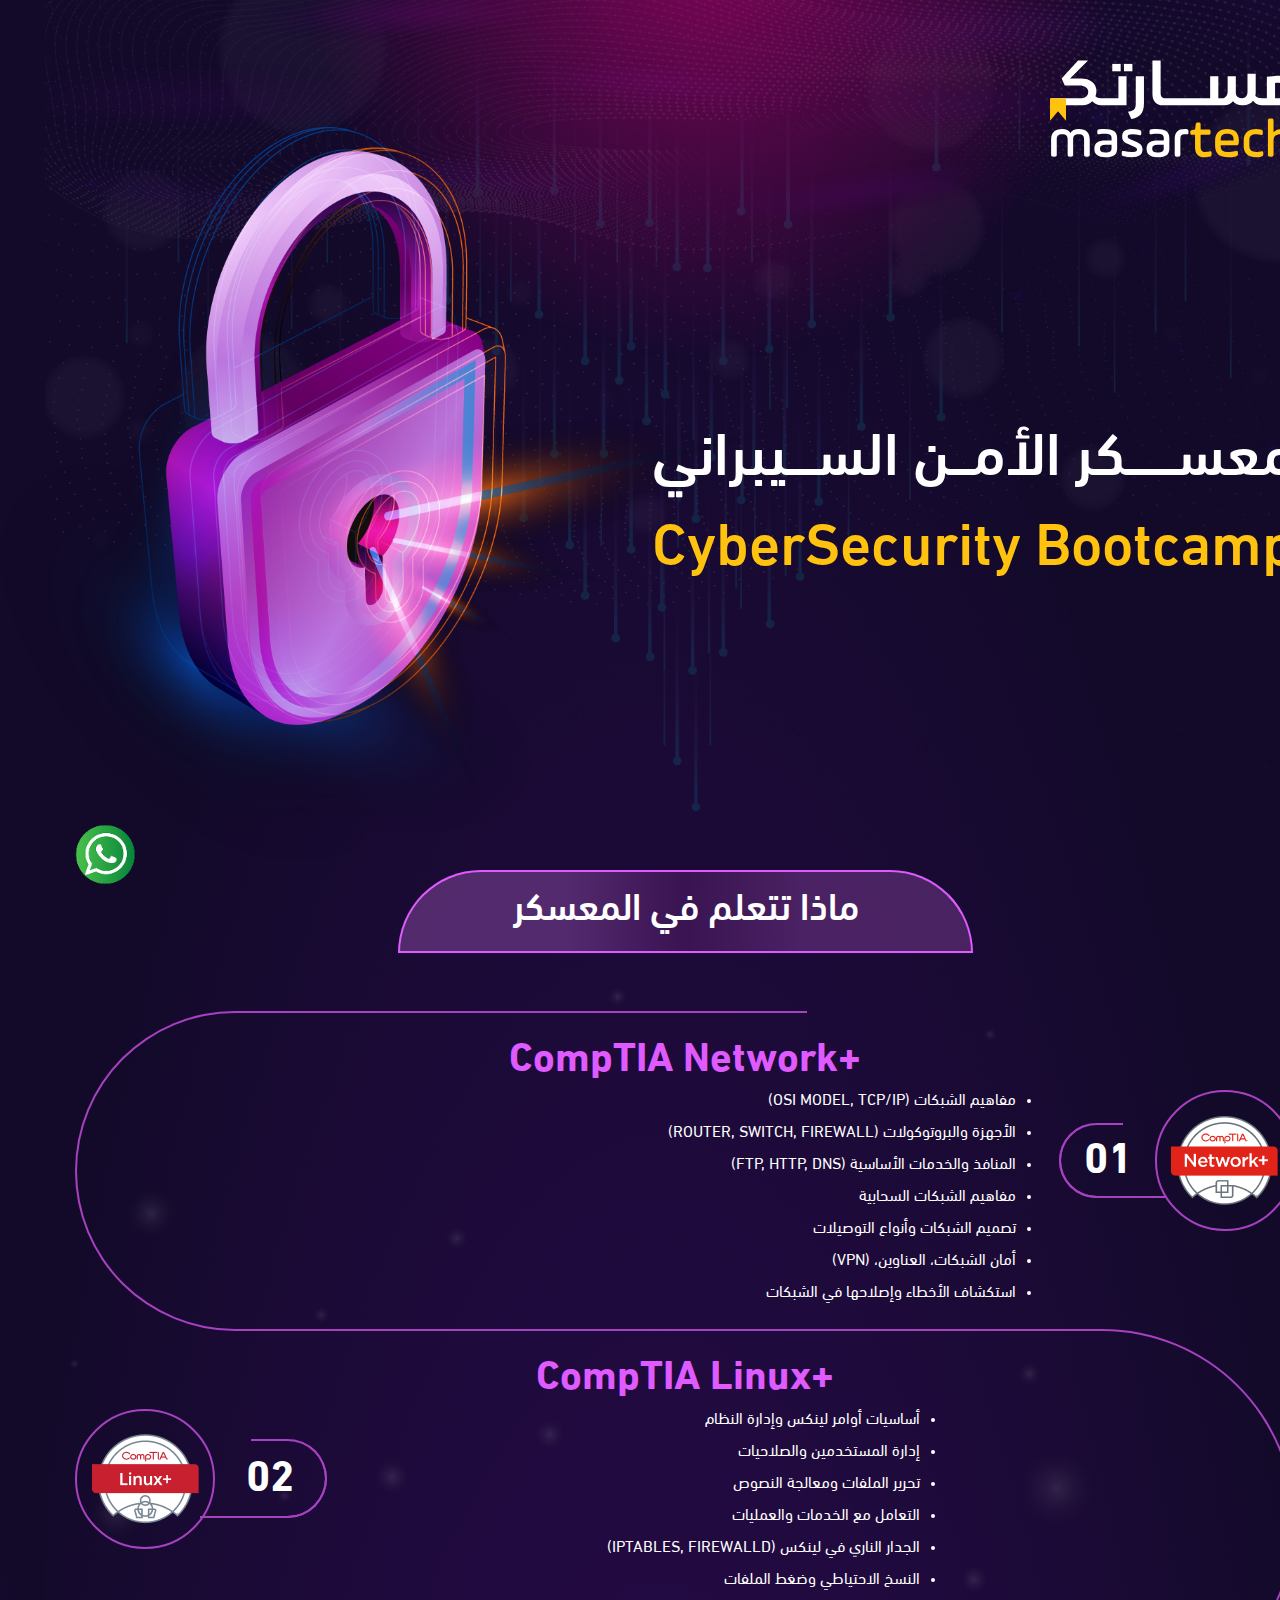
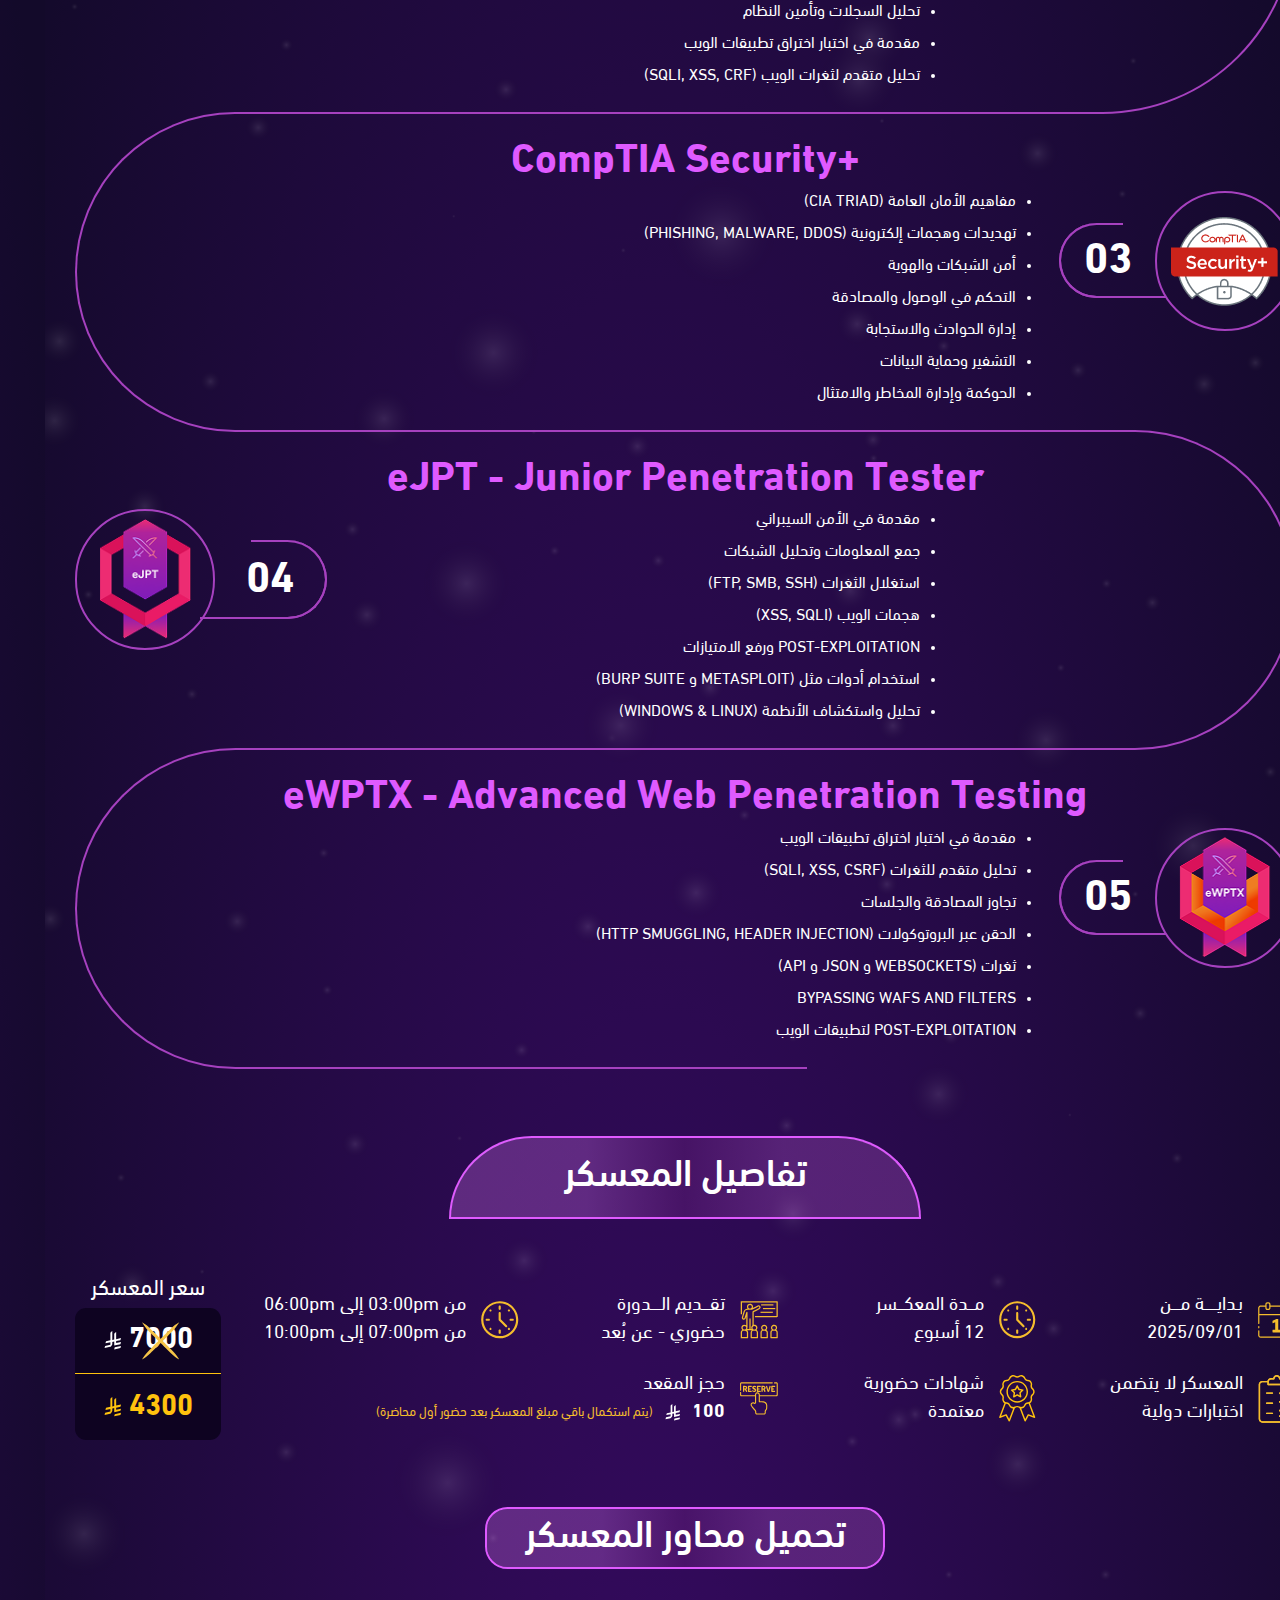
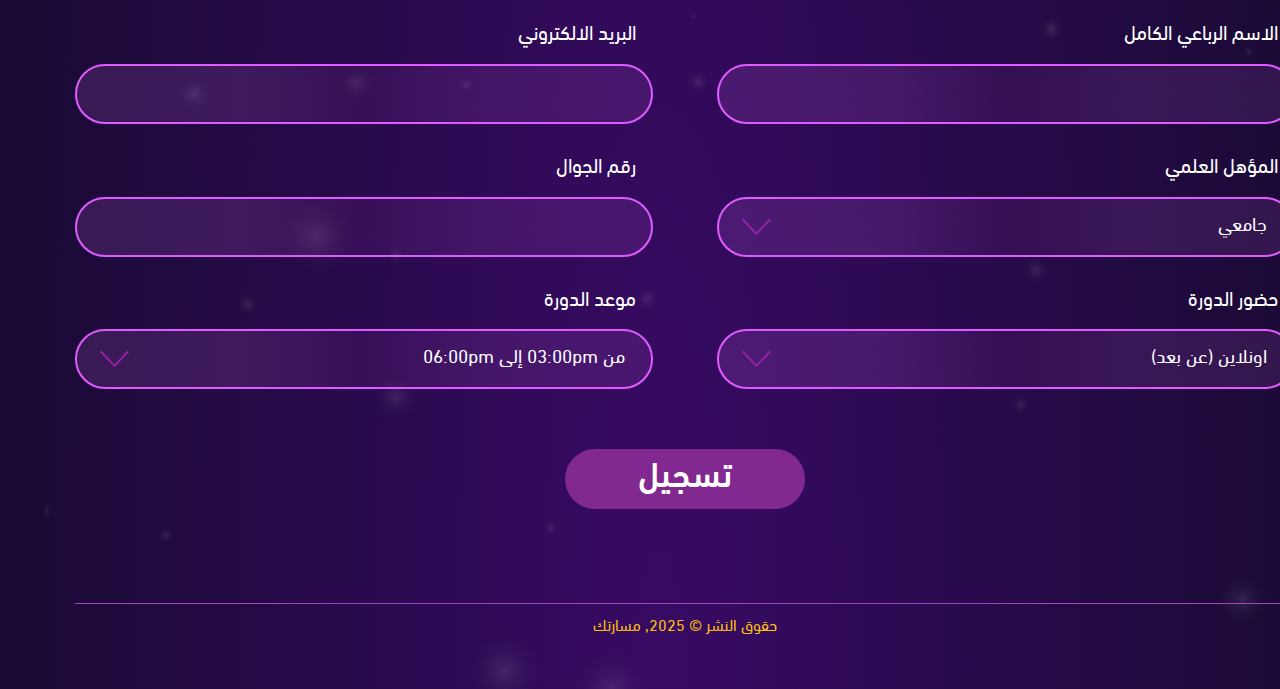
<file: index.html>
<!DOCTYPE html>
<html dir="rtl" lang="ar">
  <head>
    <meta charset="UTF-8" />
    <meta
      name="viewport"
      content="width=device-width, initial-scale=1, shrink-to-fit=no, user-scalable=no"
    />
    <title>MASARTECH | Landnig Page</title>
    <link rel="shortcut icon" type="img/png" href="images/favicon.png" />
    <link rel="stylesheet" href="css/main.css" />
  </head>

  <body>
    <div class="circle-pattern">
      <img loading="lazy" src="images/bg/circle.png" class="img-cover" />
    </div>
    <div class="top-pattern">
      <img loading="lazy" src="images/bg/top.png" class="img-cover" />
    </div>
    <div class="stars-pattern">
      <img loading="lazy" src="images/bg/stars.png" class="img-cover" />
    </div>
    <div class="content">
      <!-- Start Header -->
      <header>
        <div class="container">
          <div class="logo">
            <img src="images/logo.svg" alt="logo" class="img-contain" />
          </div>
        </div>
      </header>
      <!-- End Header -->

      <!-- Start Main -->
      <main>
        <div class="container">
          <div class="main-content">
            <h1 class="main-title">
              ﻣﻌﺴـــــــﻜﺮ اﻷﻣـــﻦ اﻟﺴــــﻴﺒﺮاﻧﻲ
              <span>CyberSecurity Bootcamp</span>
            </h1>
            <div class="main-img">
              <div class="img-holder">
                <img
                  loading="lazy"
                  src="images/main.png"
                  alt="main"
                  class="img-contain"
                />
              </div>
            </div>
          </div>
        </div>
      </main>
      <!-- End Main -->

      <!-- Start Items -->
      <section class="items-section">
        <div class="container">
          <h2 class="section-title">ﻣﺎذا ﺗﺘﻌﻠﻢ ﻓﻲ اﻟﻤﻌﺴﻜﺮ</h2>
          <div class="items-list">
            <div class="feature-item">
              <h3 class="item-title">CompTIA Network+</h3>
              <div class="item-body">
                <div class="item-head">
                  <div class="item-img">
                    <img
                      loading="lazy"
                      src="images/items/1.png"
                      alt="item"
                      class="img-contain"
                    />
                  </div>
                  <span class="item-number">01</span>
                </div>
                <div class="item-desc">
                  <ul>
                    <li>مفاهيم الشبكات (OSI MODEL, TCP/IP)</li>
                    <li>الأجهزة والبروتوكولات (ROUTER, SWITCH, FIREWALL)</li>
                    <li>المنافذ والخدمات الأساسية (FTP, HTTP, DNS)</li>
                    <li>مفاهيم الشبكات السحابية</li>
                    <li>تصميم الشبكات وأنواع التوصيلات</li>
                    <li>أمان الشبكات، العناوين، (VPN)</li>
                    <li>استكشاف الأخطاء وإصلاحها في الشبكات</li>
                  </ul>
                </div>
              </div>
            </div>

            <div class="feature-item">
              <h3 class="item-title">CompTIA Linux+</h3>
              <div class="item-body">
                <div class="item-head">
                  <div class="item-img">
                    <img
                      loading="lazy"
                      src="images/items/2.png"
                      alt="item"
                      class="img-contain"
                    />
                  </div>
                  <span class="item-number">02</span>
                </div>
                <div class="item-desc">
                  <ul>
                    <li>أساسيات أوامر لينكس وإدارة النظام</li>
                    <li>إدارة المستخدمين والصلاحيات</li>
                    <li>تحرير الملفات ومعالجة النصوص</li>
                    <li>التعامل مع الخدمات والعمليات</li>
                    <li>الجدار الناري في لينكس (IPTABLES, FIREWALLD)</li>
                    <li>النسخ الاحتياطي وضغط الملفات</li>
                    <li>تحليل السجلات وتأمين النظام</li>
                    <li>مقدمة في اختبار اختراق تطبيقات الويب</li>
                    <li>تحليل متقدم لثغرات الويب (SQLI, XSS, CRF)</li>
                  </ul>
                </div>
              </div>
            </div>

            <div class="feature-item">
              <h3 class="item-title">CompTIA Security+</h3>
              <div class="item-body">
                <div class="item-head">
                  <div class="item-img">
                    <img
                      loading="lazy"
                      src="images/items/3.png"
                      alt="item"
                      class="img-contain"
                    />
                  </div>
                  <span class="item-number">03</span>
                </div>
                <div class="item-desc">
                  <ul>
                    <li>مفاهيم الأمان العامة (CIA TRIAD)</li>
                    <li>تهديدات وهجمات إلكترونية (PHISHING, MALWARE, DDOS)</li>
                    <li>أمن الشبكات والهوية</li>
                    <li>التحكم في الوصول والمصادقة</li>
                    <li>إدارة الحوادث والاستجابة</li>
                    <li>التشفير وحماية البيانات</li>
                    <li>الحوكمة وإدارة المخاطر والامتثال</li>
                  </ul>
                </div>
              </div>
            </div>

            <div class="feature-item">
              <h3 class="item-title">eJPT - Junior Penetration Tester</h3>
              <div class="item-body">
                <div class="item-head">
                  <div class="item-img">
                    <img
                      loading="lazy"
                      src="images/items/4.png"
                      alt="item"
                      class="img-contain"
                    />
                  </div>
                  <span class="item-number">04</span>
                </div>
                <div class="item-desc">
                  <ul>
                    <li>مقدمة في الأمن السيبراني</li>
                    <li>جمع المعلومات وتحليل الشبكات</li>
                    <li>استغلال الثغرات (FTP, SMB, SSH)</li>
                    <li>هجمات الويب (XSS, SQLI)</li>
                    <li>POST-EXPLOITATION ورفع الامتيازات</li>
                    <li>استخدام أدوات مثل (METASPLOIT و BURP SUITE)</li>
                    <li>تحليل واستكشاف الأنظمة (WINDOWS & LINUX)</li>
                  </ul>
                </div>
              </div>
            </div>

            <div class="feature-item">
              <h3 class="item-title">
                eWPTX - Advanced Web Penetration Testing
              </h3>
              <div class="item-body">
                <div class="item-head">
                  <div class="item-img">
                    <img
                      loading="lazy"
                      src="images/items/5.png"
                      alt="item"
                      class="img-contain"
                    />
                  </div>
                  <span class="item-number">05</span>
                </div>
                <div class="item-desc">
                  <ul>
                    <li>مقدمة في اختبار اختراق تطبيقات الويب</li>
                    <li>تحليل متقدم للثغرات (SQLI, XSS, CSRF)</li>
                    <li>تجاوز المصادقة والجلسات</li>
                    <li>
                      الحقن عبر البروتوكولات (HTTP SMUGGLING, HEADER INJECTION)
                    </li>
                    <li>ثغرات (WEBSOCKETS و JSON و API)</li>
                    <li>BYPASSING WAFS AND FILTERS</li>
                    <li>POST-EXPLOITATION لتطبيقات الويب</li>
                  </ul>
                </div>
              </div>
            </div>
          </div>
        </div>
      </section>
      <!-- End Items -->

      <!-- Start Details -->
      <section class="details-section">
        <div class="container">
          <h2 class="section-title">ﺗﻔﺎﺻﻴﻞ اﻟﻤﻌﺴﻜﺮ</h2>
          <div class="details-content">
            <div class="details-items">
              <div class="details-line">
                <div class="details-item">
                  <span class="item-icon">
                    <img
                      loading="lazy"
                      src="images/icons/calendar.svg"
                      alt="icon"
                      class="img-contain"
                    />
                  </span>
                  <p class="item-title">
                    ﺑـﺪﺍﻳــــــﺔ ﻣــــﻦ<br />
                    2025/09/01
                  </p>
                </div>

                <div class="details-item">
                  <span class="item-icon">
                    <img
                      loading="lazy"
                      src="images/icons/clock.svg"
                      alt="icon"
                      class="img-contain"
                    />
                  </span>
                  <p class="item-title">
                    ﻣـــﺪﺓ ﺍﻟﻤﻌﻜـــﺴﺮ<br />
                    12 أسبوع
                  </p>
                </div>

                <div class="details-item">
                  <span class="item-icon">
                    <img
                      loading="lazy"
                      src="images/icons/course.svg"
                      alt="icon"
                      class="img-contain"
                    />
                  </span>
                  <p class="item-title">
                    ﺗﻘــــﺪﻳﻢ ﺍﻟـــــﺪﻭﺭﺓ<br />
                    حضوري - عن بُعد
                  </p>
                </div>

                <div class="details-item time">
                  <span class="item-icon">
                    <img
                      loading="lazy"
                      src="images/icons/clock.svg"
                      alt="icon"
                      class="img-contain"
                    />
                  </span>
                  <p class="item-title">
                    من 03:00pm إلى 06:00pm<br />
                    من 07:00pm إلى 10:00pm
                  </p>
                </div>
              </div>

              <div class="details-line">
                <div class="details-item">
                  <span class="item-icon">
                    <img
                      loading="lazy"
                      src="images/icons/list.svg"
                      alt="icon"
                      class="img-contain"
                    />
                  </span>
                  <p class="item-title">
                    المعسكر لا يتضمن<br />
                    اختبارات دولية
                  </p>
                </div>

                <div class="details-item">
                  <span class="item-icon">
                    <img
                      loading="lazy"
                      src="images/icons/medal.svg"
                      alt="icon"
                      class="img-contain"
                    />
                  </span>
                  <p class="item-title">
                    شهادات حضورية<br />
                    معتمدة
                  </p>
                </div>

                <div class="details-item reserve">
                  <span class="item-icon">
                    <img
                      loading="lazy"
                      src="images/icons/reserve.svg"
                      alt="icon"
                      class="img-contain"
                    />
                  </span>
                  <p class="item-title">
                    حجز المقعد<br />
                    <span>
                      <strong>100</strong>
                      <img src="images/icons/sar.svg" alt="currency" />
                      <small>
                        (يتم استكمال باقي مبلغ المعسكر بعد حضور أول محاضرة)
                      </small>
                    </span>
                  </p>
                </div>
              </div>
            </div>

            <div class="details-price">
              <h4 class="price-title">سعر المعسكر</h4>
              <div class="price-card">
                <span class="old-price">
                  <del>7000</del>
                  <img src="images/icons/sar.svg" alt="currency" />
                </span>
                <span class="current-price">
                  <strong>4300</strong>
                  <img src="images/icons/sar.svg" alt="currency" />
                </span>
              </div>
            </div>
          </div>
        </div>
      </section>

      <!-- End Details -->

      <!-- Start Form -->
      <section class="form-section">
        <div class="container">
          <a
            href="#!"
            download
            class="download-btn section-title"
            target="_blank"
          >
            ﺗﺤﻤﻴﻞ ﻣﺤﺎور اﻟﻤﻌﺴﻜﺮ
          </a>
          <form class="contact-form">
            <div class="form-grid">
              <div class="form-group">
                <label class="form-label"> اﻻﺳﻢ اﻟﺮﺑﺎﻋﻲ اﻟﻜﺎﻣﻞ </label>
                <div class="input-content">
                  <input type="text" class="form-control" name="name" />
                </div>
              </div>
              <div class="form-group">
                <label class="form-label"> اﻟﺒﺮﻳﺪ اﻻﻟﻜﺘﺮوﻧﻲ </label>
                <div class="input-content">
                  <input type="email" class="form-control" name="email" />
                </div>
              </div>
              <div class="form-group">
                <label class="form-label"> اﻟﻤﺆﻫﻞ اﻟﻌﻠﻤﻲ </label>
                <div class="input-content">
                  <select class="form-control" name="education">
                    <option value="جامعي">جامعي</option>
                    <option value="ﺛﺎﻧﻮي">ﺛﺎﻧﻮي</option>
                    <option value="دبلوم">دبلوم</option>
                  </select>
                </div>
              </div>
              <div class="form-group">
                <label class="form-label"> رﻗﻢ اﻟﺠﻮال </label>
                <div class="input-content">
                  <input type="tel" class="form-control" name="telephone" />
                </div>
              </div>
              <div class="form-group">
                <label class="form-label"> ﺣﻀﻮر اﻟﺪورة </label>
                <div class="input-content">
                  <select class="form-control" name="mode">
                    <option value="اوﻧﻼﻳﻦ (ﻋﻦ ﺑﻌﺪ)">اوﻧﻼﻳﻦ (ﻋﻦ ﺑﻌﺪ)</option>
                    <option value="حضوري">حضوري</option>
                  </select>
                </div>
              </div>
              <div class="form-group">
                <label class="form-label">موعد الدورة</label>
                <div class="input-content">
                  <select class="form-control" name="time">
                    <option value="من 03:00pm إلى 06:00pm">
                      من 03:00pm إلى 06:00pm
                    </option>
                    <option value="من 07:00pm إلى 10:00pm">
                      من 07:00pm إلى 10:00pm
                    </option>
                  </select>
                </div>
              </div>
            </div>
            <button type="button" class="submit-btn" id="openModalBtn">
              ﺗﺴﺠﻴﻞ
            </button>
          </form>
        </div>
      </section>
      <!-- End Form -->

      <!-- Start Footer -->
      <footer>
        <div class="container">
          <p class="copytights">ﺣﻘﻮق اﻟﻨﺸﺮ © 2025, مسارتك</p>
        </div>
      </footer>
      <a href="#!" target="_blank" class="float-whats">
        <img src="images/whats.png" class="img-contain" />
      </a>
      <!-- End Footer -->
    </div>

    <div id="successModal" class="modal">
      <div class="modal-overlay"></div>
      <div class="modal-content">
        <span class="closeBtn"
          ><img loading="lazy" src="images/close.svg" alt=""
        /></span>
        <div class="modal-body">
          <div class="modal-icon">
            <img
              loading="lazy"
              src="images/success.svg"
              alt="success"
              class="img-contain"
            />
          </div>
          <h2 class="modal-title">تم تسجيل طلبك بنجاح</h2>
          <p class="modal-desc">سنقوم بالتواصل معك في أقرب وقت ممكن</p>
          <button type="button" class="modal-btn">عودة</button>
        </div>
      </div>
    </div>

    <script>
      const modal = document.getElementById("successModal");
      const openBtn = document.getElementById("openModalBtn");
      const closeBtn = document.querySelector(".closeBtn");
      const backBtn = document.querySelector(".modal-btn");
      const overlay = document.querySelector(".modal-overlay");

      const openModal = () => {
        modal.classList.add("active");
      };

      const closeModal = () => {
        modal.classList.remove("active");
      };

      openBtn.onclick = openModal;
      closeBtn.onclick = closeModal;
      backBtn.onclick = closeModal;
      overlay.onclick = closeModal;
    </script>

  </body>
</html>
</file>
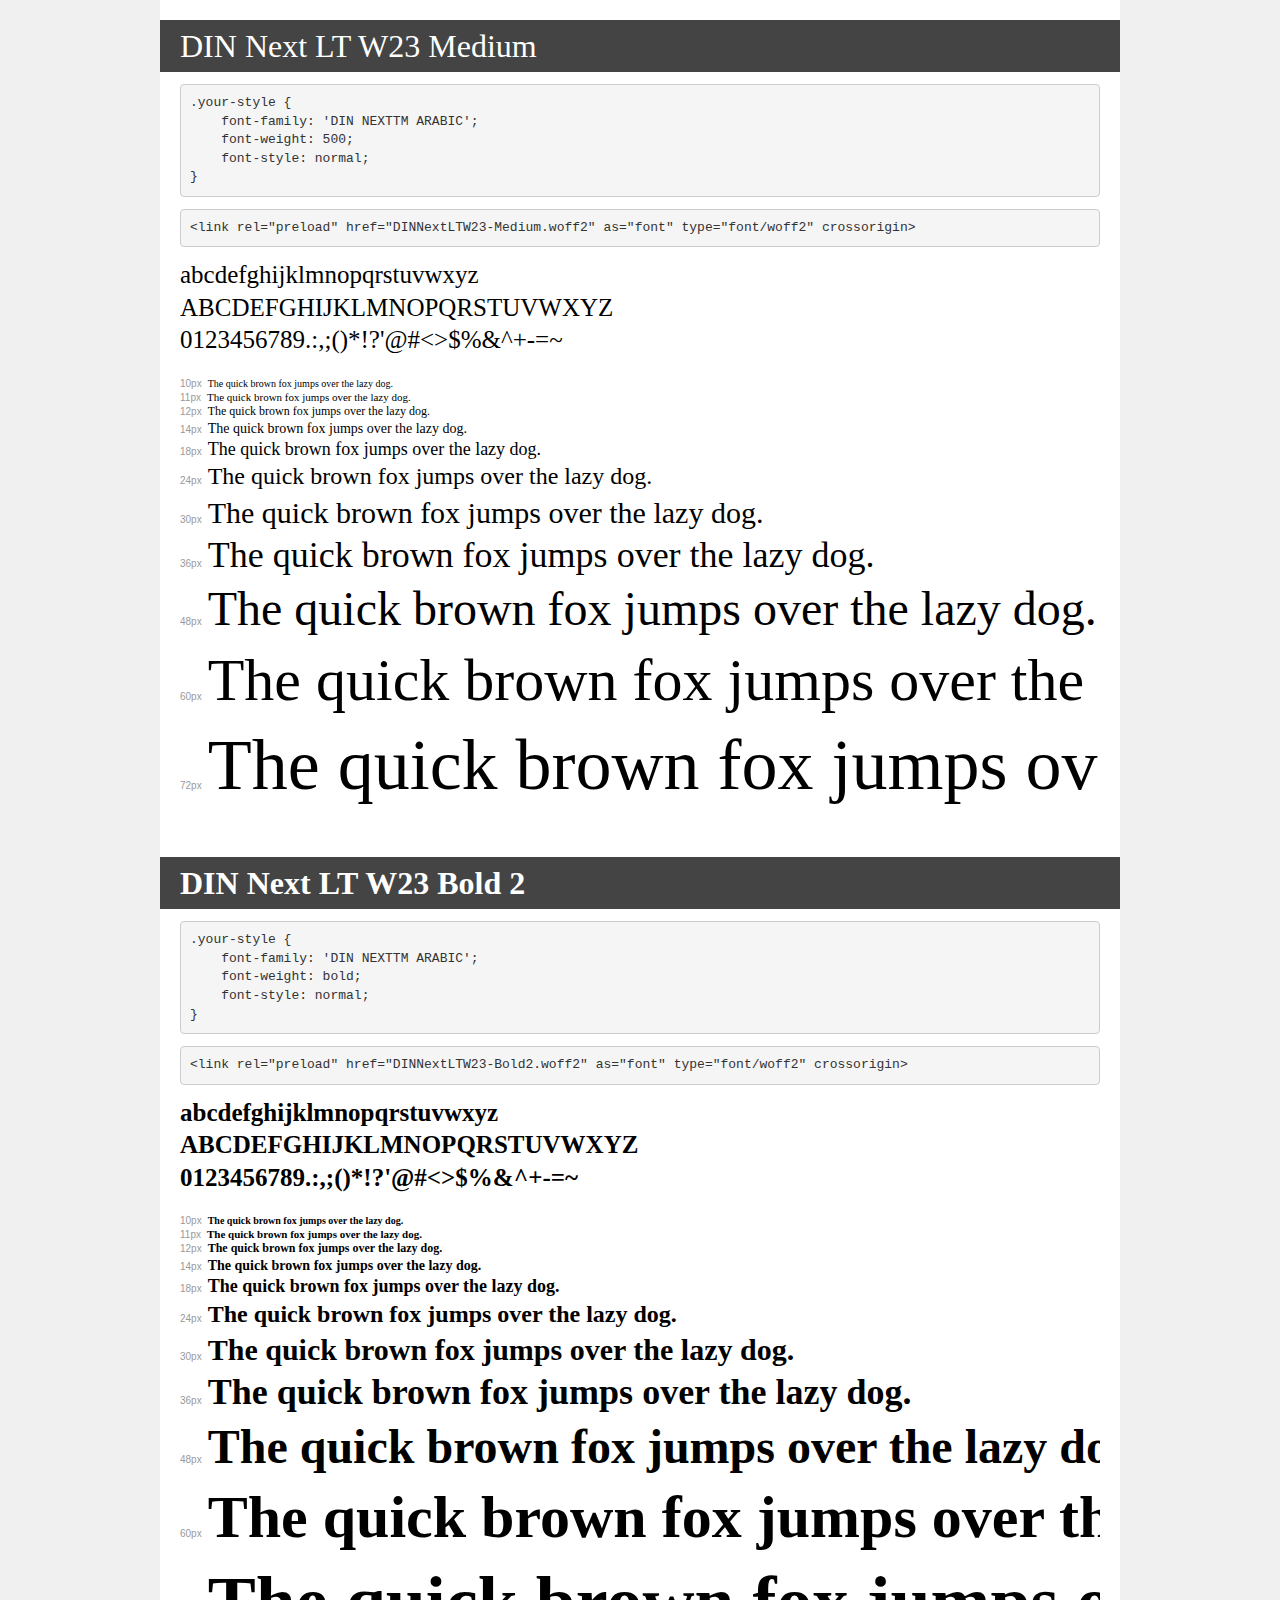
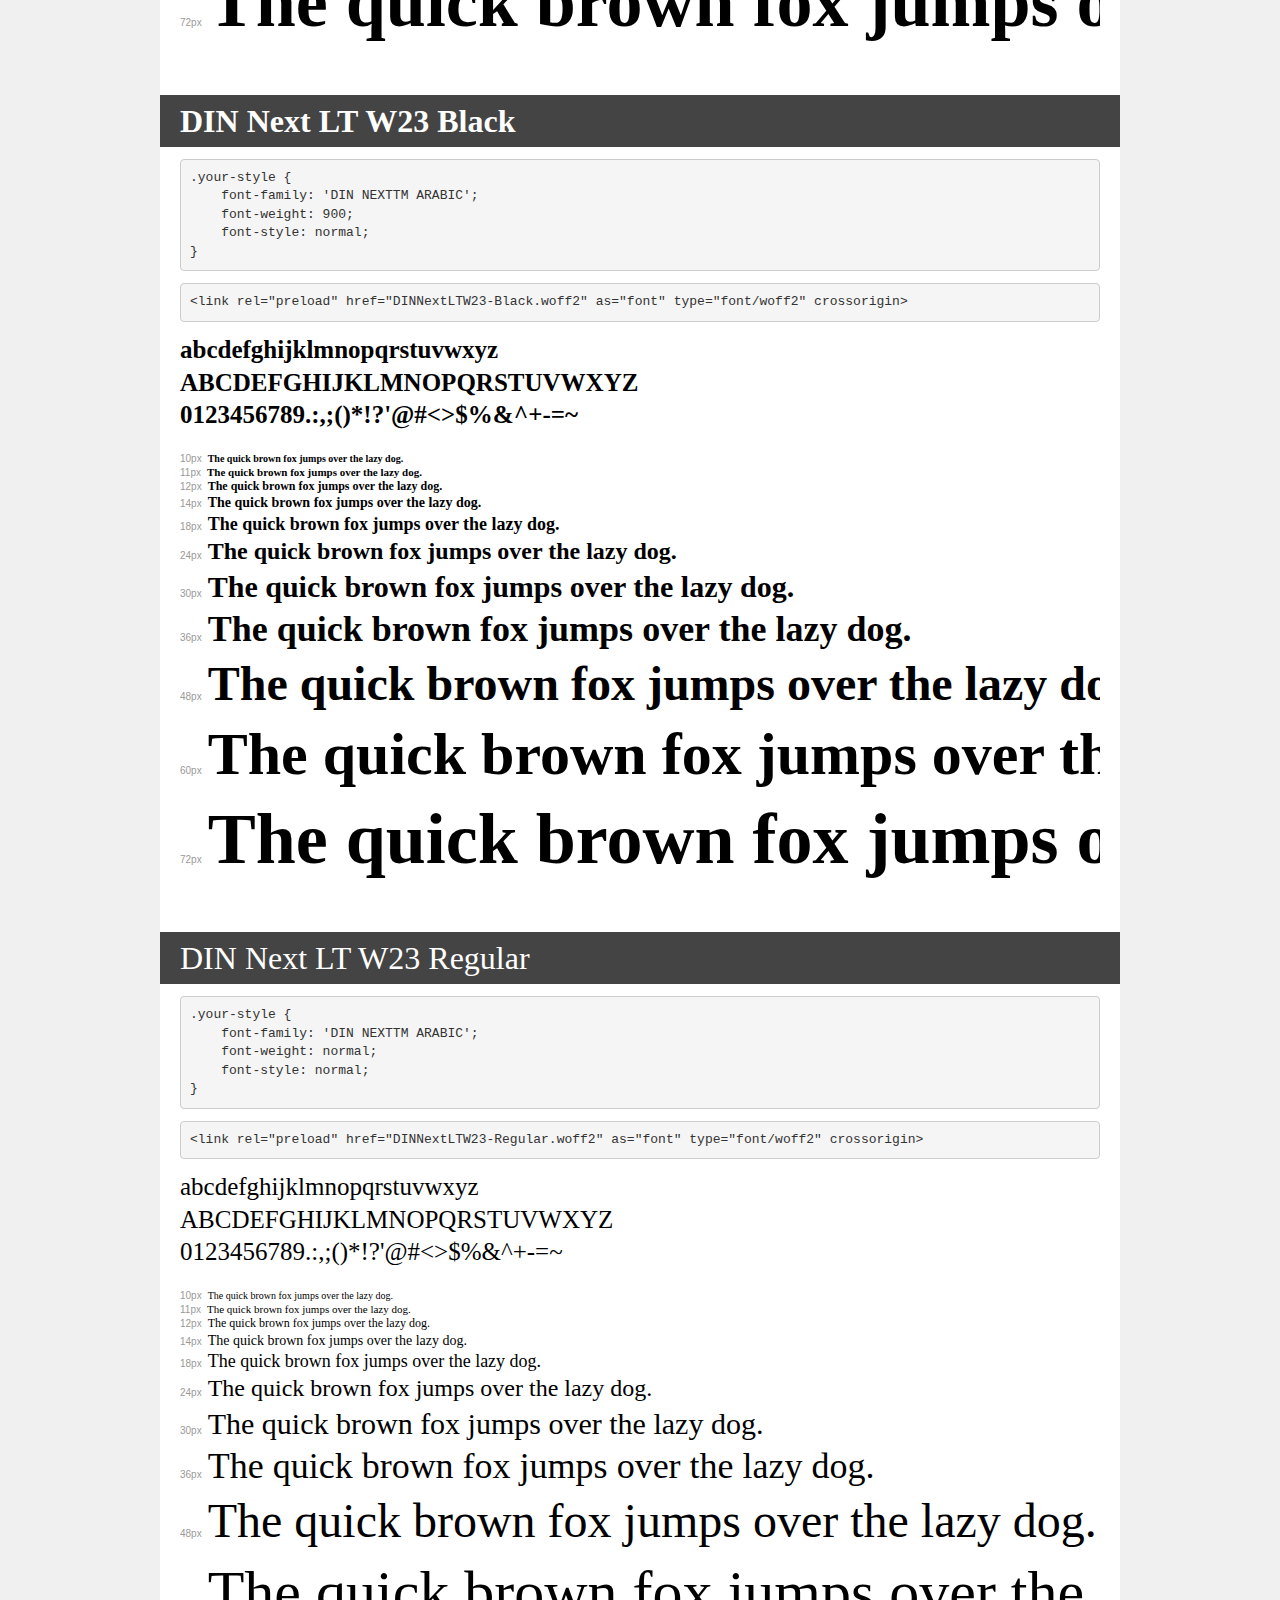
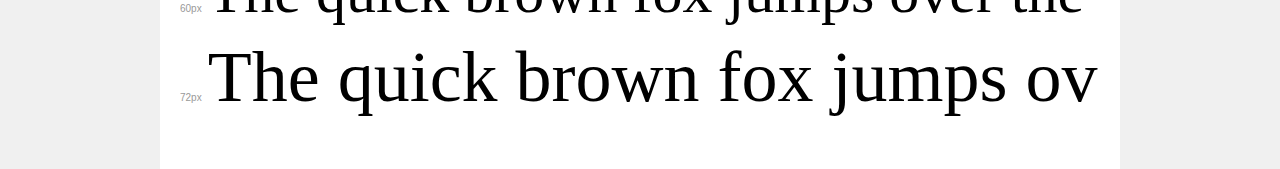
<file: fonts/DIN/demo.html>
<!DOCTYPE html>
<html lang="en">
<head>
    <meta charset="utf-8">
    <meta http-equiv="X-UA-Compatible" content="IE=edge">
    <meta name="viewport" content="width=device-width, initial-scale=1">
    <meta name="robots" content="noindex, noarchive">
    <meta name="format-detection" content="telephone=no">
    <title>Transfonter demo</title>
    <link href="stylesheet.css" rel="stylesheet">
    <style>
        /*
        http://meyerweb.com/eric/tools/css/reset/
        v2.0 | 20110126
        License: none (public domain)
        */
        html, body, div, span, applet, object, iframe,
        h1, h2, h3, h4, h5, h6, p, blockquote, pre,
        a, abbr, acronym, address, big, cite, code,
        del, dfn, em, img, ins, kbd, q, s, samp,
        small, strike, strong, sub, sup, tt, var,
        b, u, i, center,
        dl, dt, dd, ol, ul, li,
        fieldset, form, label, legend,
        table, caption, tbody, tfoot, thead, tr, th, td,
        article, aside, canvas, details, embed,
        figure, figcaption, footer, header, hgroup,
        menu, nav, output, ruby, section, summary,
        time, mark, audio, video {
            margin: 0;
            padding: 0;
            border: 0;
            font-size: 100%;
            font: inherit;
            vertical-align: baseline;
        }
        /* HTML5 display-role reset for older browsers */
        article, aside, details, figcaption, figure,
        footer, header, hgroup, menu, nav, section {
            display: block;
        }
        body {
            line-height: 1;
        }
        ol, ul {
            list-style: none;
        }
        blockquote, q {
            quotes: none;
        }
        blockquote:before, blockquote:after,
        q:before, q:after {
            content: '';
            content: none;
        }
        table {
            border-collapse: collapse;
            border-spacing: 0;
        }
        /* demo styles */
        body {
            background: #f0f0f0;
            color: #000;
        }
        .page {
            background: #fff;
            width: 920px;
            margin: 0 auto;
            padding: 20px 20px 0 20px;
            overflow: hidden;
        }
        .font-container {
            overflow-x: auto;
            overflow-y: hidden;
            margin-bottom: 40px;
            line-height: 1.3;
            white-space: nowrap;
            padding-bottom: 5px;
        }
        h1 {
            position: relative;
            background: #444;
            font-size: 32px;
            color: #fff;
            padding: 10px 20px;
            margin: 0 -20px 12px -20px;
        }
        .letters {
            font-size: 25px;
            margin-bottom: 20px;
        }
        .s10:before {
            content: '10px';
        }
        .s11:before {
            content: '11px';
        }
        .s12:before {
            content: '12px';
        }
        .s14:before {
            content: '14px';
        }
        .s18:before {
            content: '18px';
        }
        .s24:before {
            content: '24px';
        }
        .s30:before {
            content: '30px';
        }
        .s36:before {
            content: '36px';
        }
        .s48:before {
            content: '48px';
        }
        .s60:before {
            content: '60px';
        }
        .s72:before {
            content: '72px';
        }
        .s10:before, .s11:before, .s12:before, .s14:before,
        .s18:before, .s24:before, .s30:before, .s36:before,
        .s48:before, .s60:before, .s72:before {
            font-family: Arial, sans-serif;
            font-size: 10px;
            font-weight: normal;
            font-style: normal;
            color: #999;
            padding-right: 6px;
        }
        pre {
            display: block;
            padding: 9px;
            margin: 0 0 12px;
            font-family: Monaco, Menlo, Consolas, "Courier New", monospace;
            font-size: 13px;
            line-height: 1.428571429;
            color: #333;
            font-weight: normal;
            font-style: normal;
            background-color: #f5f5f5;
            border: 1px solid #ccc;
            overflow-x: auto;
            border-radius: 4px;
        }
        /* responsive */
        @media (max-width: 959px) {
            .page {
                width: auto;
                margin: 0;
            }
        }
    </style>
</head>
<body>
<div class="page">
    <div class="demo">
        <h1 style="font-family: 'DIN NEXTTM ARABIC'; font-weight: 500; font-style: normal;">DIN Next LT W23 Medium</h1>
        <pre title="Usage">.your-style {
    font-family: 'DIN NEXTTM ARABIC';
    font-weight: 500;
    font-style: normal;
}</pre>
        <pre title="Preload (optional)">
&lt;link rel=&quot;preload&quot; href=&quot;DINNextLTW23-Medium.woff2&quot; as=&quot;font&quot; type=&quot;font/woff2&quot; crossorigin&gt;</pre>
        <div class="font-container" style="font-family: 'DIN NEXTTM ARABIC'; font-weight: 500; font-style: normal;">
            <p class="letters">
                abcdefghijklmnopqrstuvwxyz<br>
ABCDEFGHIJKLMNOPQRSTUVWXYZ<br>
                0123456789.:,;()*!?'@#&lt;&gt;$%&^+-=~
            </p>
            <p class="s10" style="font-size: 10px;">The quick brown fox jumps over the lazy dog.</p>
            <p class="s11" style="font-size: 11px;">The quick brown fox jumps over the lazy dog.</p>
            <p class="s12" style="font-size: 12px;">The quick brown fox jumps over the lazy dog.</p>
            <p class="s14" style="font-size: 14px;">The quick brown fox jumps over the lazy dog.</p>
            <p class="s18" style="font-size: 18px;">The quick brown fox jumps over the lazy dog.</p>
            <p class="s24" style="font-size: 24px;">The quick brown fox jumps over the lazy dog.</p>
            <p class="s30" style="font-size: 30px;">The quick brown fox jumps over the lazy dog.</p>
            <p class="s36" style="font-size: 36px;">The quick brown fox jumps over the lazy dog.</p>
            <p class="s48" style="font-size: 48px;">The quick brown fox jumps over the lazy dog.</p>
            <p class="s60" style="font-size: 60px;">The quick brown fox jumps over the lazy dog.</p>
            <p class="s72" style="font-size: 72px;">The quick brown fox jumps over the lazy dog.</p>
        </div>
    </div>

    <div class="demo">
        <h1 style="font-family: 'DIN NEXTTM ARABIC'; font-weight: bold; font-style: normal;">DIN Next LT W23 Bold 2</h1>
        <pre title="Usage">.your-style {
    font-family: 'DIN NEXTTM ARABIC';
    font-weight: bold;
    font-style: normal;
}</pre>
        <pre title="Preload (optional)">
&lt;link rel=&quot;preload&quot; href=&quot;DINNextLTW23-Bold2.woff2&quot; as=&quot;font&quot; type=&quot;font/woff2&quot; crossorigin&gt;</pre>
        <div class="font-container" style="font-family: 'DIN NEXTTM ARABIC'; font-weight: bold; font-style: normal;">
            <p class="letters">
                abcdefghijklmnopqrstuvwxyz<br>
ABCDEFGHIJKLMNOPQRSTUVWXYZ<br>
                0123456789.:,;()*!?'@#&lt;&gt;$%&^+-=~
            </p>
            <p class="s10" style="font-size: 10px;">The quick brown fox jumps over the lazy dog.</p>
            <p class="s11" style="font-size: 11px;">The quick brown fox jumps over the lazy dog.</p>
            <p class="s12" style="font-size: 12px;">The quick brown fox jumps over the lazy dog.</p>
            <p class="s14" style="font-size: 14px;">The quick brown fox jumps over the lazy dog.</p>
            <p class="s18" style="font-size: 18px;">The quick brown fox jumps over the lazy dog.</p>
            <p class="s24" style="font-size: 24px;">The quick brown fox jumps over the lazy dog.</p>
            <p class="s30" style="font-size: 30px;">The quick brown fox jumps over the lazy dog.</p>
            <p class="s36" style="font-size: 36px;">The quick brown fox jumps over the lazy dog.</p>
            <p class="s48" style="font-size: 48px;">The quick brown fox jumps over the lazy dog.</p>
            <p class="s60" style="font-size: 60px;">The quick brown fox jumps over the lazy dog.</p>
            <p class="s72" style="font-size: 72px;">The quick brown fox jumps over the lazy dog.</p>
        </div>
    </div>

    <div class="demo">
        <h1 style="font-family: 'DIN NEXTTM ARABIC'; font-weight: 900; font-style: normal;">DIN Next LT W23 Black</h1>
        <pre title="Usage">.your-style {
    font-family: 'DIN NEXTTM ARABIC';
    font-weight: 900;
    font-style: normal;
}</pre>
        <pre title="Preload (optional)">
&lt;link rel=&quot;preload&quot; href=&quot;DINNextLTW23-Black.woff2&quot; as=&quot;font&quot; type=&quot;font/woff2&quot; crossorigin&gt;</pre>
        <div class="font-container" style="font-family: 'DIN NEXTTM ARABIC'; font-weight: 900; font-style: normal;">
            <p class="letters">
                abcdefghijklmnopqrstuvwxyz<br>
ABCDEFGHIJKLMNOPQRSTUVWXYZ<br>
                0123456789.:,;()*!?'@#&lt;&gt;$%&^+-=~
            </p>
            <p class="s10" style="font-size: 10px;">The quick brown fox jumps over the lazy dog.</p>
            <p class="s11" style="font-size: 11px;">The quick brown fox jumps over the lazy dog.</p>
            <p class="s12" style="font-size: 12px;">The quick brown fox jumps over the lazy dog.</p>
            <p class="s14" style="font-size: 14px;">The quick brown fox jumps over the lazy dog.</p>
            <p class="s18" style="font-size: 18px;">The quick brown fox jumps over the lazy dog.</p>
            <p class="s24" style="font-size: 24px;">The quick brown fox jumps over the lazy dog.</p>
            <p class="s30" style="font-size: 30px;">The quick brown fox jumps over the lazy dog.</p>
            <p class="s36" style="font-size: 36px;">The quick brown fox jumps over the lazy dog.</p>
            <p class="s48" style="font-size: 48px;">The quick brown fox jumps over the lazy dog.</p>
            <p class="s60" style="font-size: 60px;">The quick brown fox jumps over the lazy dog.</p>
            <p class="s72" style="font-size: 72px;">The quick brown fox jumps over the lazy dog.</p>
        </div>
    </div>

    <div class="demo">
        <h1 style="font-family: 'DIN NEXTTM ARABIC'; font-weight: normal; font-style: normal;">DIN Next LT W23 Regular</h1>
        <pre title="Usage">.your-style {
    font-family: 'DIN NEXTTM ARABIC';
    font-weight: normal;
    font-style: normal;
}</pre>
        <pre title="Preload (optional)">
&lt;link rel=&quot;preload&quot; href=&quot;DINNextLTW23-Regular.woff2&quot; as=&quot;font&quot; type=&quot;font/woff2&quot; crossorigin&gt;</pre>
        <div class="font-container" style="font-family: 'DIN NEXTTM ARABIC'; font-weight: normal; font-style: normal;">
            <p class="letters">
                abcdefghijklmnopqrstuvwxyz<br>
ABCDEFGHIJKLMNOPQRSTUVWXYZ<br>
                0123456789.:,;()*!?'@#&lt;&gt;$%&^+-=~
            </p>
            <p class="s10" style="font-size: 10px;">The quick brown fox jumps over the lazy dog.</p>
            <p class="s11" style="font-size: 11px;">The quick brown fox jumps over the lazy dog.</p>
            <p class="s12" style="font-size: 12px;">The quick brown fox jumps over the lazy dog.</p>
            <p class="s14" style="font-size: 14px;">The quick brown fox jumps over the lazy dog.</p>
            <p class="s18" style="font-size: 18px;">The quick brown fox jumps over the lazy dog.</p>
            <p class="s24" style="font-size: 24px;">The quick brown fox jumps over the lazy dog.</p>
            <p class="s30" style="font-size: 30px;">The quick brown fox jumps over the lazy dog.</p>
            <p class="s36" style="font-size: 36px;">The quick brown fox jumps over the lazy dog.</p>
            <p class="s48" style="font-size: 48px;">The quick brown fox jumps over the lazy dog.</p>
            <p class="s60" style="font-size: 60px;">The quick brown fox jumps over the lazy dog.</p>
            <p class="s72" style="font-size: 72px;">The quick brown fox jumps over the lazy dog.</p>
        </div>
    </div>

</div>
</body>
</html>
</file>
<file: fonts/DIN/stylesheet.css>
@font-face {
  font-family: "DIN";
  src: url("../fonts/DIN/DINNextLTW23-Regular.woff2") format("woff2"),
    url("../fonts/DIN/DINNextLTW23-Regular.woff") format("woff"),
    url("../fonts/DIN/DINNextLTW23-Regular.ttf") format("truetype");
  font-weight: normal;
  font-style: normal;
  font-display: swap;
}

@font-face {
  font-family: "DIN";
  src: url("../fonts/DIN/DINNextLTW23-Medium.woff2") format("woff2"),
    url("../fonts/DIN/DINNextLTW23-Medium.woff") format("woff"),
    url("../fonts/DIN/DINNextLTW23-Medium.ttf") format("truetype");
  font-weight: 500;
  font-style: normal;
  font-display: swap;
}

@font-face {
  font-family: "DIN";
  src: url("../fonts/DIN/DINNextLTW23-Medium.woff2") format("woff2"),
    url("../fonts/DIN/DINNextLTW23-Medium.woff") format("woff"),
    url("../fonts/DIN/DINNextLTW23-Medium.ttf") format("truetype");
  font-weight: 600;
  font-style: normal;
  font-display: swap;
}

@font-face {
  font-family: "DIN";
  src: url("../fonts/DIN/DINNextLTW23-Bold.woff2") format("woff2"),
    url("../fonts/DIN/DINNextLTW23-Bold.woff") format("woff"),
    url("../fonts/DIN/DINNextLTW23-Bold.ttf") format("truetype");
  font-weight: bold;
  font-style: normal;
  font-display: swap;
}

@font-face {
  font-family: "DIN";
  src: url("../fonts/DIN/DINNextLTW23-Black.woff2") format("woff2"),
    url("../fonts/DIN/DINNextLTW23-Black.woff") format("woff"),
    url("../fonts/DIN/DINNextLTW23-Black.ttf") format("truetype");
  font-weight: 800;
  font-style: normal;
  font-display: swap;
}

@font-face {
  font-family: "DIN";
  src: url("../fonts/DIN/DINNextLTW23-Black.woff2") format("woff2"),
    url("../fonts/DIN/DINNextLTW23-Black.woff") format("woff"),
    url("../fonts/DIN/DINNextLTW23-Black.ttf") format("truetype");
  font-weight: 900;
  font-style: normal;
  font-display: swap;
}
</file>
<file: css/main.css>
/* General Resets */
*,
*::before,
*::after {
  outline: 0 !important;
  box-sizing: border-box;
}

body {
  line-height: 1.5;
  -webkit-font-smoothing: antialiased;
  -moz-osx-font-smoothing: grayscale;
}

body,
h1,
h2,
h3,
h4,
h5,
h6,
p,
figure,
blockquote,
dl,
dd,
ul,
ol {
  margin: 0;
  padding: 0;
}

/* Text */
h1,
h2,
h3,
h4,
h5,
h6 {
  font-weight: 500;
}

strong {
  font-weight: 700;
}

.en {
  display: inline-block;
  direction: ltr;
}

/* Lists */
ul,
ol {
  list-style: none;
}

/* Table */
table {
  border-collapse: collapse;
  width: 100%;
}

/* Form */
input,
textarea,
select,
button {
  font: inherit;
  color: inherit;
  border-radius: var(--border-radius);
}

input::-moz-placeholder, textarea::-moz-placeholder {
  color: inherit;
}

input::placeholder,
textarea::placeholder {
  color: inherit;
}

input {
  -moz-appearance: textfield;
}
input::-webkit-outer-spin-button, input::-webkit-inner-spin-button {
  -webkit-appearance: none;
  margin: 0;
}
input::-ms-clear {
  display: none;
  width: 0;
  height: 0;
}
input::-ms-reveal {
  display: none;
  width: 0;
  height: 0;
}
input::-webkit-search-decoration, input::-webkit-search-cancel-button, input::-webkit-search-results-button, input::-webkit-search-results-decoration {
  display: none;
}
input::-webkit-inner-spin-button {
  display: none;
  -webkit-appearance: none;
}
input[type=date] {
  position: relative;
}
input[type=date]::-webkit-calendar-picker-indicator {
  position: absolute;
  inset: 0;
  display: block;
  width: 100%;
  height: 100%;
  opacity: 0;
}

button {
  background: none;
  border: none;
  cursor: pointer;
}

select {
  -webkit-appearance: none;
     -moz-appearance: none;
          appearance: none;
  background-image: url('data:image/svg+xml,<svg width="32" height="19" viewBox="0 0 32 19" fill="none" xmlns="http://www.w3.org/2000/svg"><path d="M31.1743 1.32747L16.4263 16.7095L1.67834 1.32747" stroke="%239A20AA" stroke-width="2" /></svg> ');
  background-repeat: no-repeat;
  background-position: right 22px center;
  background-size: 30px;
  padding-inline-end: 50px;
}
html[dir=rtl] select {
  background-position: left 22px center;
}
@media (max-width: 767px) {
  select {
    background-size: 18px;
  }
}

/* Anchor */
a,
a:hover,
a:focus {
  text-decoration: none;
  color: inherit;
}

[role=button] {
  cursor: pointer;
}

/* Transition */
/* Images */
img,
svg {
  display: block;
}

.img-cover {
  -o-object-fit: cover;
     object-fit: cover;
  width: 100%;
  height: 100%;
}

.img-contain {
  -o-object-fit: contain;
     object-fit: contain;
  max-width: 100%;
  max-height: 100%;
}

/* Socials */
.fa-linkedin::before {
  content: "\f0e1";
}

.fa-twitter::before {
  content: "\e61b";
}

.fa-facebook::before {
  content: "\f39e";
}

html {
  font-size: 16px;
}

@media (max-width: 1660px) {
  html {
    font-size: 15px;
  }
}
@media (max-width: 1440px) {
  html {
    font-size: 12px;
  }
}
@media (max-width: 1265px) {
  html {
    font-size: 11px;
  }
}
@media (max-width: 1199px) {
  html {
    font-size: 10px;
  }
}
@media (max-width: 991px) {
  html {
    font-size: 12px;
  }
}
@media (max-width: 767px) {
  html {
    font-size: 14px;
  }
}
@font-face {
  font-family: "DIN";
  src: url("../fonts/DIN/DINNextLTW23-Regular.woff2") format("woff2"), url("../fonts/DIN/DINNextLTW23-Regular.woff") format("woff"), url("../fonts/DIN/DINNextLTW23-Regular.ttf") format("truetype");
  font-weight: normal;
  font-style: normal;
  font-display: swap;
}
@font-face {
  font-family: "DIN";
  src: url("../fonts/DIN/DINNextLTW23-Medium.woff2") format("woff2"), url("../fonts/DIN/DINNextLTW23-Medium.woff") format("woff"), url("../fonts/DIN/DINNextLTW23-Medium.ttf") format("truetype");
  font-weight: 500;
  font-style: normal;
  font-display: swap;
}
@font-face {
  font-family: "DIN";
  src: url("../fonts/DIN/DINNextLTW23-Medium.woff2") format("woff2"), url("../fonts/DIN/DINNextLTW23-Medium.woff") format("woff"), url("../fonts/DIN/DINNextLTW23-Medium.ttf") format("truetype");
  font-weight: 600;
  font-style: normal;
  font-display: swap;
}
@font-face {
  font-family: "DIN";
  src: url("../fonts/DIN/DINNextLTW23-Bold.woff2") format("woff2"), url("../fonts/DIN/DINNextLTW23-Bold.woff") format("woff"), url("../fonts/DIN/DINNextLTW23-Bold.ttf") format("truetype");
  font-weight: bold;
  font-style: normal;
  font-display: swap;
}
@font-face {
  font-family: "DIN";
  src: url("../fonts/DIN/DINNextLTW23-Black.woff2") format("woff2"), url("../fonts/DIN/DINNextLTW23-Black.woff") format("woff"), url("../fonts/DIN/DINNextLTW23-Black.ttf") format("truetype");
  font-weight: 800;
  font-style: normal;
  font-display: swap;
}
@font-face {
  font-family: "DIN";
  src: url("../fonts/DIN/DINNextLTW23-Black.woff2") format("woff2"), url("../fonts/DIN/DINNextLTW23-Black.woff") format("woff"), url("../fonts/DIN/DINNextLTW23-Black.ttf") format("truetype");
  font-weight: 900;
  font-style: normal;
  font-display: swap;
}
body {
  font-family: DIN;
  font-weight: 400;
  color: #ffffff;
  min-height: 100vh;
}
body::-webkit-scrollbar {
  background-color: #f1f1f1;
  width: 4px;
  border-radius: 3px;
}
body::-webkit-scrollbar-thumb {
  background-color: #df5aff;
  border-radius: 3px;
}

.overflow {
  overflow: hidden;
}

.container {
  max-width: 1660px;
  width: 100%;
  margin: 0 auto;
  padding: 0 30px;
}
@media (max-width: 767px) {
  .container {
    padding: 0 15px;
  }
}

body {
  background: radial-gradient(62.01% 98.99% at 48.03% 99.7%, #380a64 0%, #130a2a 100%);
  position: relative;
  overflow-x: hidden;
}

.circle-pattern {
  position: absolute;
  top: 0;
  left: 0;
  width: 100%;
  z-index: 3;
  opacity: 0.5;
}

.top-pattern {
  position: absolute;
  top: 0;
  left: 0;
  width: 100%;
  z-index: 2;
  opacity: 0.1;
}
.top-pattern img {
  mix-blend-mode: color-dodge;
}

.stars-pattern {
  position: absolute;
  top: 0;
  bottom: 0;
  left: 0;
  width: 100vw;
  opacity: 0.1;
  animation: twinkle 10s infinite ease-in-out;
}
.stars-pattern img {
  mix-blend-mode: color-dodge;
}

.content {
  position: relative;
  z-index: 4;
}

.section-title {
  display: flex;
  align-items: center;
  justify-content: center;
  position: relative;
  font-size: 3.125rem;
  font-weight: 500;
  color: #fff;
  width: -moz-fit-content;
  width: fit-content;
  transform: perspective(1px);
  padding: 0.9375rem 9.375rem;
  border-radius: 7.0625rem;
  border-bottom-left-radius: 0;
  border-bottom-right-radius: 0;
  border: 2px solid #df5aff;
  overflow: hidden;
  margin: 0 auto 5rem;
  transition: all 0.3s ease-in-out;
}
.section-title::after {
  content: "";
  position: absolute;
  inset: 0;
  background: linear-gradient(90deg, #d875ef 28.98%, #8e349e 46.45%, #812990 49.9%, #bb5ccf 71.02%);
  opacity: 0.3;
  z-index: -1;
  transition: 0.3s ease-in-out;
}
@media (max-width: 767px) {
  .section-title {
    font-size: 1.875rem;
    padding: 0.625rem 1.875rem;
    border-radius: 3.5rem;
    border-bottom-left-radius: 0;
    border-bottom-right-radius: 0;
    margin-bottom: 2.5rem;
  }
}

.download-btn {
  padding: 0 3.125rem;
  height: 5.125rem;
  border-radius: 1.875rem;
  margin-bottom: 4.375rem;
}
.download-btn:hover::after {
  opacity: 0.5;
}

@keyframes twinkle {
  0%, 100% {
    opacity: 0.25;
  }
  50% {
    opacity: 0.1;
  }
}
header {
  padding: 5rem 0 0;
}
@media (max-width: 991px) {
  header {
    padding: 2.5rem 0 0;
  }
}
@media (max-width: 767px) {
  header {
    padding: 1.5rem 0 0;
  }
}

.logo {
  width: 20.4375rem;
  aspect-ratio: 327/131;
}
@media (max-width: 991px) {
  .logo {
    width: 18.75rem;
  }
}
@media (max-width: 767px) {
  .logo {
    width: 12.5rem;
    margin: 0 auto;
  }
}

main {
  position: relative;
  padding: 2.25rem 0 3.75rem;
  z-index: 2;
}
@media (max-width: 767px) {
  main {
    padding: 4rem 0 2rem;
  }
}

.main-content {
  display: flex;
  align-items: center;
  justify-content: space-between;
  gap: 20px;
}
@media (max-width: 767px) {
  .main-content {
    flex-direction: column;
    justify-content: center;
    text-align: center;
  }
}

.main-title {
  font-size: 5rem;
  font-weight: 500;
  position: relative;
  z-index: 2;
}
.main-title span {
  display: block;
  color: #ffc20e;
}
@media (max-width: 991px) {
  .main-title {
    font-size: 3rem;
  }
}
@media (max-width: 767px) {
  .main-title {
    font-size: clamp(2rem, 8vw, 2.5rem);
  }
}

.main-img {
  width: 32.75rem;
  aspect-ratio: 524/853;
  max-width: 35%;
  flex-shrink: 0;
  position: relative;
  animation: float 3s ease-in-out infinite;
}
.main-img .img-holder {
  position: absolute;
  top: 50%;
  transform: translateY(-50%);
  inset-inline-end: -6.25rem;
  width: 64.125rem;
  aspect-ratio: 1026/1008;
}
@media (max-width: 991px) {
  .main-img {
    max-width: 42%;
    aspect-ratio: unset;
  }
  .main-img .img-holder {
    position: relative;
    inset: unset;
    width: 100%;
    transform: none;
  }
}
@media (max-width: 767px) {
  .main-img {
    max-width: 100%;
  }
}

@keyframes float {
  0% {
    transform: translateY(0);
  }
  50% {
    transform: translateY(-15px);
  }
  100% {
    transform: translateY(0);
  }
}
.items-section {
  padding-bottom: 5.625rem;
}

.items-list {
  width: 100%;
  max-width: 1277px;
  margin: 0 auto;
}

.feature-item {
  position: relative;
  padding: 25px 0;
  margin-top: -2px;
}
@media (max-width: 991px) {
  .feature-item {
    padding: 40px;
  }
}
@media (max-width: 767px) {
  .feature-item {
    padding: 40px 15px;
  }
}
.feature-item:after {
  content: "";
  position: absolute;
  background-color: transparent;
  inset-block: 0px;
  inset-inline-end: 0;
  border-radius: 400px;
  border-start-start-radius: 0;
  border-end-start-radius: 0;
  border: 2px solid #a641bf;
  border-inline-start: unset;
  width: 60%;
  z-index: -1;
}
@media (max-width: 991px) {
  .feature-item:after {
    border-radius: 100px;
    border-start-start-radius: 0;
    border-end-start-radius: 0;
  }
}
@media (max-width: 767px) {
  .feature-item:after {
    border-radius: 40px;
    border-start-start-radius: 0;
    border-end-start-radius: 0;
  }
}
.feature-item .item-title {
  font-weight: 700;
  font-size: 3.4375rem;
  line-height: 1.2;
  color: #df5aff;
  text-align: center;
  margin-bottom: 5px;
  direction: ltr;
}
@media (max-width: 991px) {
  .feature-item .item-title {
    font-size: 2.5rem;
    margin-bottom: 10px;
  }
}
@media (max-width: 767px) {
  .feature-item .item-title {
    font-size: 2rem;
  }
}
.feature-item .item-body {
  display: flex;
  align-items: start;
  gap: 1.875rem;
}
@media (max-width: 991px) {
  .feature-item .item-body {
    flex-direction: column;
    justify-content: center;
    width: 100%;
  }
}
.feature-item .item-head {
  display: flex;
  align-items: center;
}
@media (max-width: 991px) {
  .feature-item .item-head {
    justify-content: center;
    margin: 0 auto;
  }
}
.feature-item .item-img {
  width: 11.6875rem;
  aspect-ratio: 1;
  padding: 0.625rem;
  display: flex;
  align-items: center;
  justify-content: center;
  border: 2px solid #a641bf;
  border-radius: 50%;
  transition: transform 0.3s ease, box-shadow 0.3s ease;
}
@media (max-width: 767px) {
  .feature-item .item-img {
    width: 9rem;
    height: 9rem;
    padding: 1rem;
  }
}
.feature-item:hover .item-img {
  box-shadow: 0 0 20px rgba(223, 90, 255, 0.7);
}
.feature-item:hover .item-img img {
  animation: pulse 1.5s ease-in-out infinite;
}
.feature-item .item-number {
  position: relative;
  display: flex;
  align-items: center;
  justify-content: center;
  font-weight: 700;
  font-size: 3.65rem;
  padding: 0.5625rem 2.0625rem 0.25rem;
  padding-inline-start: 2.875rem;
  border-radius: 3.125rem;
  transform: perspective(1px);
  margin-inline-start: -0.9375rem;
}
.feature-item .item-number:after, .feature-item .item-number::before {
  content: "";
  position: absolute;
  background-color: transparent;
  inset-block: 0px;
  inset-inline-end: 0;
  border-radius: 50px;
  border-start-start-radius: 0;
  border-end-start-radius: 0;
  border: 2px solid #a641bf;
  border-inline-start: unset;
}
.feature-item .item-number::after {
  width: 60%;
}
@media (max-width: 991px) {
  .feature-item .item-number::after {
    width: 70%;
  }
}
.feature-item .item-number::before {
  width: 100%;
  border-top: 0;
}
@media (max-width: 767px) {
  .feature-item .item-number {
    font-size: 2.5rem;
    padding: 0.5625rem 1.7rem 0.25rem;
    padding-inline-start: 2rem;
    margin-inline-start: -0.7rem;
  }
}
.feature-item .item-desc {
  width: 580px;
}
@media (max-width: 1440px) {
  .feature-item .item-desc {
    width: 590px;
  }
}
@media (max-width: 1199px) {
  .feature-item .item-desc {
    width: 100%;
  }
}
@media (max-width: 991px) {
  .feature-item .item-desc {
    width: -moz-fit-content;
    width: fit-content;
    margin: 0 auto;
  }
}
.feature-item ul {
  list-style: disc;
  font-size: 1.3125rem;
  padding-inline-start: 20px;
  display: flex;
  flex-direction: column;
  width: 100%;
  gap: 8px;
  line-height: 1.5238;
}
@media (max-width: 767px) {
  .feature-item ul {
    font-size: 1.25rem;
  }
}
.feature-item:nth-of-type(even):after {
  inset-inline-start: 0;
  inset-inline-end: unset;
  border-radius: 400px;
  border-start-end-radius: 0;
  border-end-end-radius: 0;
  border: 2px solid #a641bf;
  border-inline-end: unset;
}
@media (max-width: 991px) {
  .feature-item:nth-of-type(even):after {
    border-radius: 100px;
    border-start-end-radius: 0;
    border-end-end-radius: 0;
  }
}
@media (max-width: 767px) {
  .feature-item:nth-of-type(even):after {
    border-radius: 40px;
    border-start-end-radius: 0;
    border-end-end-radius: 0;
  }
}
@media (min-width: 992px) {
  .feature-item:nth-of-type(even) .item-body {
    flex-direction: row-reverse;
  }
  .feature-item:nth-of-type(even) .item-head {
    flex-direction: row-reverse;
  }
  .feature-item:nth-of-type(even) .item-number {
    margin-inline-start: unset;
    margin-inline-end: -15px;
    padding: 9px 33px 4px;
    padding-inline-end: 46px;
  }
  .feature-item:nth-of-type(even) .item-number:after, .feature-item:nth-of-type(even) .item-number::before {
    content: "";
    inset-inline-start: 0;
    inset-inline-end: unset;
    border-radius: 50px;
    border-start-end-radius: 0;
    border-end-end-radius: 0;
    border: 2px solid #a641bf;
    border-inline-end: unset;
  }
  .feature-item:nth-of-type(even) .item-number::before {
    border-top: unset;
  }
}
@media (min-width: 992px) and (max-width: 1199px) {
  .feature-item:nth-of-type(even) .item-desc {
    padding-inline-start: 15.625rem;
  }
}

@keyframes pulse {
  0% {
    transform: scale(1);
  }
  50% {
    transform: scale(1.05);
  }
  100% {
    transform: scale(1);
  }
}
.details-section {
  padding-bottom: 5.625rem;
}

.details-content {
  display: flex;
  align-items: center;
  justify-content: space-between;
  gap: 2.5rem;
}
@media (max-width: 1199px) {
  .details-content {
    flex-direction: column;
    justify-content: center;
  }
}

.details-items {
  width: 100%;
  display: flex;
  flex-direction: column;
  gap: 1.875rem;
}
.details-items .details-line {
  display: flex;
  gap: 1.875rem;
}
@media (max-width: 1199px) {
  .details-items {
    gap: 2.5rem;
  }
  .details-items .details-line {
    gap: 2.5rem;
    flex-direction: column;
  }
}

.details-item {
  display: flex;
  align-items: center;
  gap: 1.25rem;
  width: 19.6875rem;
  flex-shrink: 0;
}
@media (max-width: 1199px) {
  .details-item {
    gap: 0.9375rem;
  }
}
.details-item .item-icon {
  width: 3.125rem;
  aspect-ratio: 50/64;
  display: flex;
  align-items: center;
  justify-content: center;
  flex-shrink: 0;
}
.details-item .item-title {
  font-size: 1.5625rem;
  color: #fff;
  font-weight: 400;
  margin: 0;
}
@media (max-width: 1199px) {
  .details-item .item-title {
    font-size: 1.25rem;
  }
}
.details-item .item-title span {
  display: flex;
  align-items: center;
  gap: 5px 0.9375rem;
}
.details-item .item-title span strong {
  font-weight: 700;
}
.details-item .item-title span img {
  width: 1.375rem;
  aspect-ratio: 25/26;
  -o-object-fit: contain;
     object-fit: contain;
}
.details-item .item-title span small {
  color: #f5bd2d;
  font-size: 1.0625rem;
}
@media (max-width: 1199px) {
  .details-item .item-title span small {
    font-size: 1rem;
  }
}
@media (max-width: 767px) {
  .details-item .item-title span {
    flex-wrap: wrap;
  }
}
.details-item.time {
  width: 100%;
  white-space: nowrap;
  flex-shrink: unset;
}
.details-item.reserve {
  width: 100%;
  flex-shrink: unset;
}

.details-price {
  display: flex;
  flex-direction: column;
  text-align: center;
  width: -moz-fit-content;
  width: fit-content;
  flex-shrink: 0;
  gap: 0.625rem;
}

.price-title {
  color: #fff;
  font-size: 1.8125rem;
  line-height: 1;
  font-weight: 400;
  margin: 0;
}

.price-card {
  position: relative;
  transform: perspective(0.0625rem);
  width: 12.1875rem;
  border-radius: 0.9375rem;
  overflow: hidden;
}
.price-card .old-price,
.price-card .current-price {
  display: flex;
  align-items: center;
  justify-content: center;
  padding: 0.9375rem 0;
  gap: 0.625rem;
  border-top: 0.0625rem solid #ffc20e;
}
.price-card .old-price img,
.price-card .current-price img {
  width: 1.5625rem;
  aspect-ratio: 25/26;
  -o-object-fit: contain;
     object-fit: contain;
}
.price-card strong,
.price-card del {
  font-size: 2.375rem;
  font-weight: 700;
}
.price-card .old-price {
  color: #fff;
}
.price-card .old-price del {
  text-decoration: none;
  position: relative;
}
.price-card .old-price del::after {
  content: "";
  position: absolute;
  top: 50%;
  left: 50%;
  transform: translate(-50%, -50%);
  width: 3.1875rem;
  aspect-ratio: 1;
  background-repeat: no-repeat;
  background-size: contain;
  background-image: url(../images/icons/x.svg);
}
.price-card .current-price {
  color: #ffc20e;
}
.price-card .current-price img {
  filter: brightness(0) saturate(100%) invert(77%) sepia(15%) saturate(3354%) hue-rotate(350deg) brightness(108%) contrast(101%);
}
.price-card::after {
  content: "";
  position: absolute;
  background-color: #0e0321;
  inset: 0;
  border-radius: 0.3125rem;
  z-index: -1;
}
.price-card :first-child {
  border: none;
}

.form-section {
  padding-bottom: 7.8125rem;
}
@media (max-width: 767px) {
  .form-section {
    padding-bottom: 5.625rem;
  }
}

.contact-form {
  width: 100%;
  max-width: 1300px;
  margin: 0 auto;
}

.form-grid {
  display: grid;
  grid-template-columns: repeat(2, 1fr);
  gap: 30px 5.3125rem;
}
@media (max-width: 991px) {
  .form-grid {
    gap: 30px;
  }
}
@media (max-width: 767px) {
  .form-grid {
    grid-template-columns: repeat(1, 1fr);
  }
}

.form-group {
  width: 100%;
}

.form-label {
  padding: 0 1.4375rem 1.125rem;
  color: #fff;
  font-size: 1.625rem;
  display: flex;
  font-weight: 400;
}

.input-content {
  width: 100%;
  position: relative;
  transform: perspective(1px);
}
.input-content::after {
  content: "";
  position: absolute;
  inset: 0;
  border-radius: 30px;
  background: linear-gradient(90deg, #d875ef 28.98%, #8e349e 46.45%, #812990 49.9%, #bb5ccf 71.02%);
  opacity: 0.15;
  z-index: -1;
  transition: 0.3s ease-in-out;
}

.form-control {
  width: 100%;
  padding: 0 26px;
  border: 2px solid #df5aff;
  height: 60px;
  border-radius: 30px;
  background-color: transparent;
  color: #fff;
  font-size: 1.5625rem;
  transition: all 0.3s ease-in-out;
}
@media (max-width: 767px) {
  .form-control {
    height: 55px;
  }
}
.form-control option {
  background-color: #812990;
}
.form-control:focus:not(select) {
  border-color: #ffc20e;
}

.submit-btn {
  display: flex;
  align-items: center;
  justify-content: center;
  background-color: #812990;
  color: #fff;
  height: 60px;
  border-radius: 30px;
  font-size: 35px;
  font-weight: 500;
  width: 240px;
  margin: 5rem auto 0;
  transition: all 0.3s ease-in-out;
}
.submit-btn:hover {
  color: #812990;
  background-color: #ffc20e;
}
@media (max-width: 767px) {
  .submit-btn {
    width: 100%;
    height: 55px;
    font-size: 20px;
    margin: 30px auto 0;
  }
}

footer {
  padding-bottom: 3.125rem;
}

.copytights {
  display: flex;
  align-items: center;
  justify-content: center;
  border-top: 0.1456rem solid #a641bf;
  font-size: 1.3125rem;
  color: #ffc20e;
  padding: 12px 0;
}

.float-whats {
  position: fixed;
  bottom: 15px;
  width: 5.0625rem;
  min-width: 60px;
  aspect-ratio: 1;
  border-radius: 50%;
  z-index: 5;
  inset-inline-end: 30px;
}
@media (min-width: 1700px) {
  .float-whats {
    inset-inline-end: calc((100vw - 1660px) / 2 + 21px);
  }
}
@media (max-width: 767px) {
  .float-whats {
    inset-inline-end: 15px;
  }
}

.modal {
  position: fixed;
  top: 0;
  left: 0;
  width: 100vw;
  height: 100vh;
  background-color: rgba(0, 0, 0, 0.6);
  display: flex;
  align-items: center;
  justify-content: center;
  z-index: 9999;
  opacity: 0;
  pointer-events: none;
  transition: opacity 0.3s ease;
}

.modal-content {
  background-color: #380a64;
  padding: 3.125rem;
  border-radius: 8px;
  width: 46.875rem;
  max-width: calc(100% - 2.5rem);
  transform: translateY(-50px);
  opacity: 0;
  transition: transform 0.3s ease, opacity 0.3s ease;
}

/* When modal is active */
.modal.active {
  opacity: 1;
  pointer-events: auto;
}

.modal.active .modal-content {
  transform: translateY(0);
  opacity: 1;
}

/* Close button */
.closeBtn {
  position: absolute;
  top: 15px;
  right: 15px;
  cursor: pointer;
}

.modal-overlay {
  position: absolute;
  top: 0;
  left: 0;
  width: 100%;
  height: 100%;
  background-color: rgba(0, 0, 0, 0.6);
}

.modal-body {
  display: flex;
  align-items: center;
  justify-content: center;
  flex-direction: column;
  text-align: center;
}

.modal-icon {
  width: 10.625rem;
  aspect-ratio: 170/163;
  margin-bottom: 25px;
}

.modal-title {
  font-size: 3rem;
  font-weight: 500;
  margin-bottom: 15px;
}
@media (max-width: 767px) {
  .modal-title {
    font-size: 2rem;
  }
}

.modal-desc {
  font-size: 2rem;
  font-weight: 400;
  color: #e5e5e5;
  margin-bottom: 25px;
}
@media (max-width: 767px) {
  .modal-desc {
    font-size: 1.5rem;
  }
}

.modal-btn {
  display: flex;
  align-items: center;
  justify-content: center;
  background-color: #fff;
  color: #812990;
  height: 60px;
  border-radius: 30px;
  font-size: 35px;
  font-weight: 500;
  width: 240px;
  transition: all 0.3s ease-in-out;
}
.modal-btn:hover {
  color: #812990;
  background-color: #ffc20e;
}
@media (max-width: 767px) {
  .modal-btn {
    height: 55px;
    font-size: 20px;
  }
}/*# sourceMappingURL=main.css.map */
</file>
